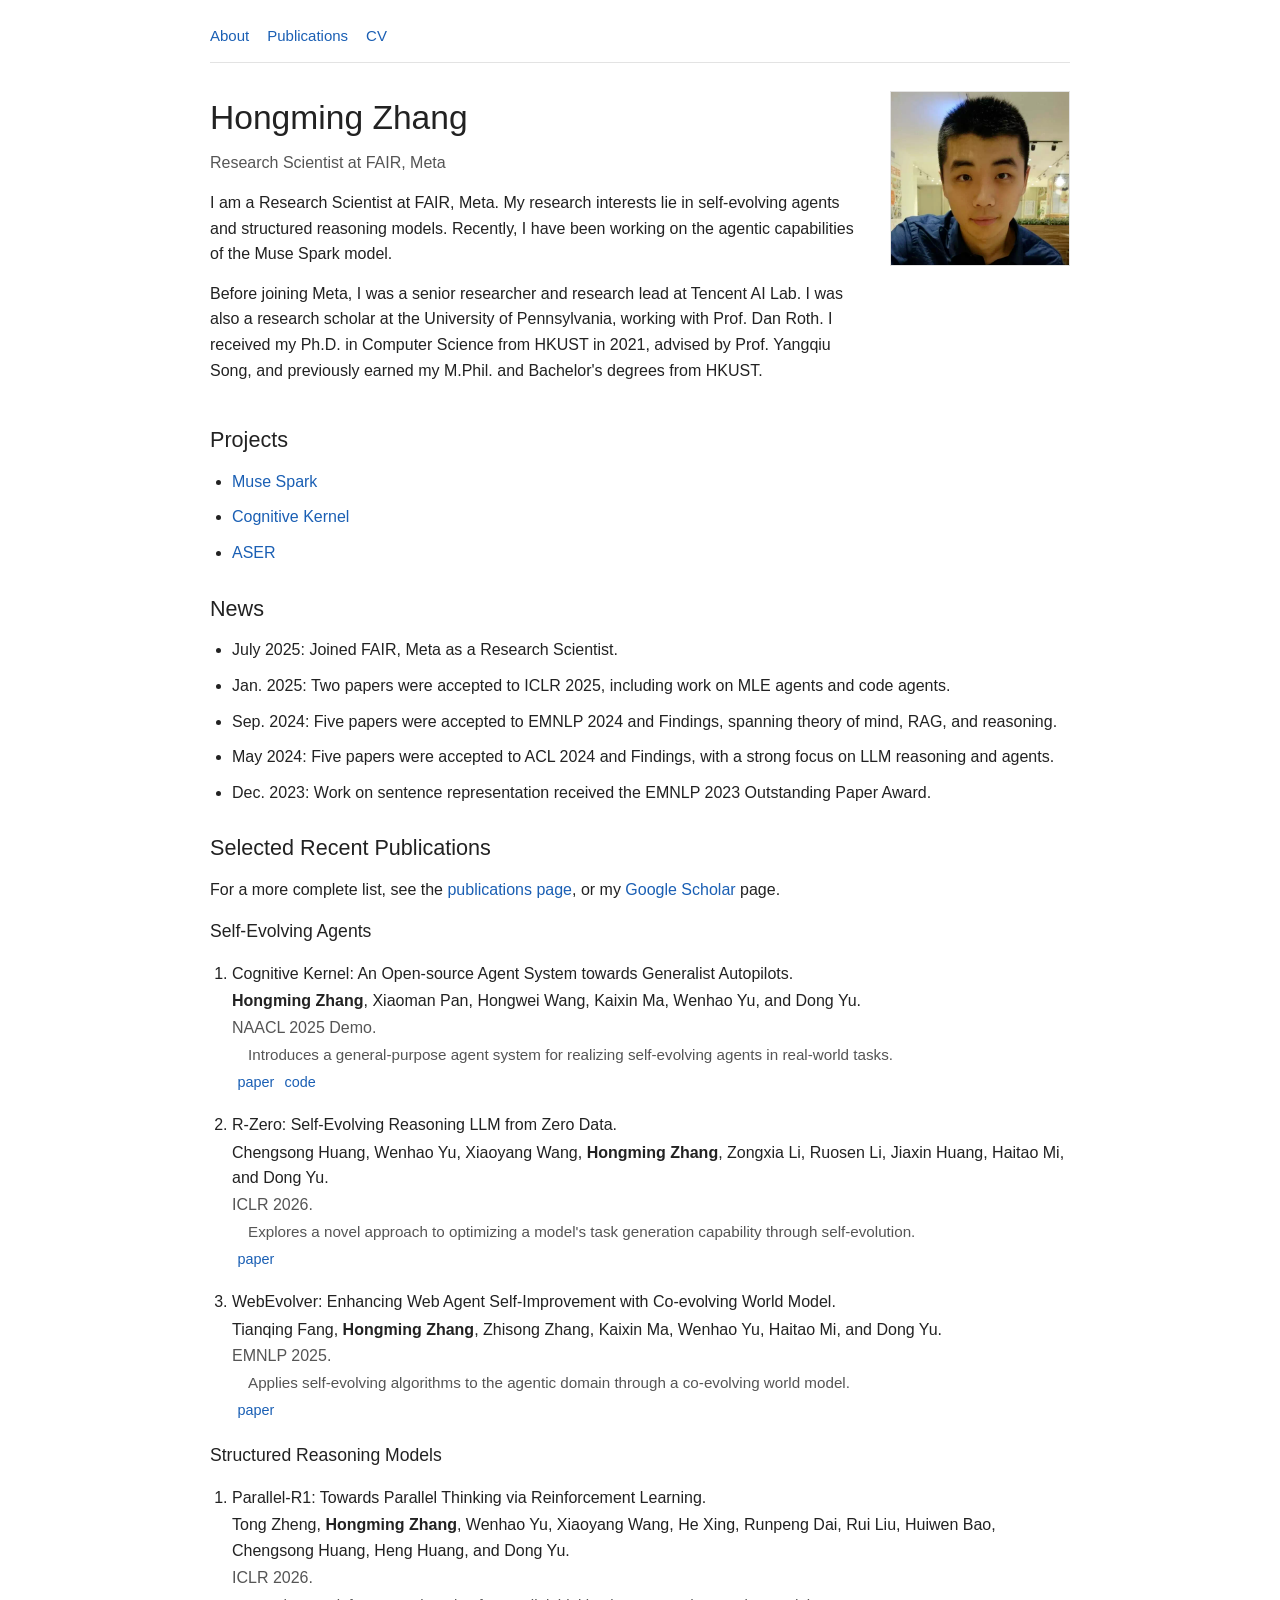
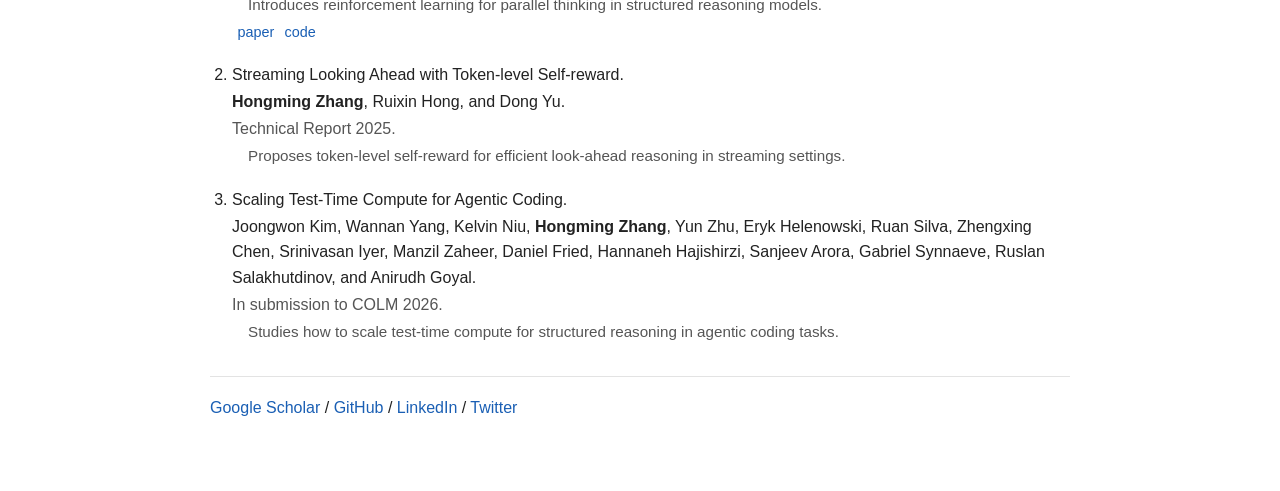
<file: index.html>
<!DOCTYPE html>
<html lang="en">
  <head>
    <meta charset="UTF-8" />
    <meta name="viewport" content="width=device-width, initial-scale=1.0" />
    <title>Hongming Zhang</title>
    <meta
      name="description"
      content="Hongming Zhang is a Research Scientist at FAIR, Meta, working on agentic capability for the Muse Spark model."
    />
    <link rel="stylesheet" href="./styles.css" />
  </head>
  <body>
    <main class="page">
      <nav class="top-nav" aria-label="Primary">
        <a href="#about">About</a>
        <a href="./publications.html">Publications</a>
        <a href="./cv/resume.pdf">CV</a>
      </nav>

      <section id="about" class="section intro-simple">
        <div class="intro-with-photo">
          <div>
              <h1>Hongming Zhang</h1>
              <p class="subtitle">Research Scientist at FAIR, Meta</p>
              <p>
              I am a Research Scientist at FAIR, Meta. My research interests lie in self-evolving agents and structured reasoning models. Recently, I have been working on the agentic capabilities of the Muse Spark model.
              </p>
            <p>
              Before joining Meta, I was a senior researcher and research lead at Tencent AI Lab. I was
              also a research scholar at the University of Pennsylvania, working with Prof. Dan Roth. I
              received my Ph.D. in Computer Science from HKUST in 2021, advised by Prof. Yangqiu Song,
              and previously earned my M.Phil. and Bachelor's degrees from HKUST.
            </p>
          </div>
          <aside class="portrait-simple">
            <img src="./my_photo.png" alt="Hongming Zhang" />
          </aside>
        </div>
      </section>

      <section class="section">
        <h2>Projects</h2>
        <ul>
          <li><a href="https://ai.meta.com/blog/introducing-muse-spark-msl/">Muse Spark</a></li>
          <li><a href="https://github.com/tencent/CogKernel">Cognitive Kernel</a></li>
          <li><a href="https://github.com/HKUST-KnowComp/ASER">ASER</a></li>
        </ul>
      </section>

      <section class="section">
        <h2>News</h2>
        <ul>
          <li>July 2025: Joined FAIR, Meta as a Research Scientist.</li>
          <li>Jan. 2025: Two papers were accepted to ICLR 2025, including work on MLE agents and code agents.</li>
          <li>Sep. 2024: Five papers were accepted to EMNLP 2024 and Findings, spanning theory of mind, RAG, and reasoning.</li>
          <li>May 2024: Five papers were accepted to ACL 2024 and Findings, with a strong focus on LLM reasoning and agents.</li>
          <li>Dec. 2023: Work on sentence representation received the EMNLP 2023 Outstanding Paper Award.</li>
        </ul>
      </section>

      <section class="section">
        <h2>Selected Recent Publications</h2>
        <p>
          For a more complete list, see the <a href="./publications.html">publications page</a>,
          or my <a href="https://scholar.google.com/citations?hl=en&amp;user=i5ETuuQAAAAJ">Google Scholar</a> page.
        </p>
        <h3>Self-Evolving Agents</h3>
        <ol class="publication-list">
          <li>
            <span class="pub-title">Cognitive Kernel: An Open-source Agent System towards Generalist Autopilots.</span>
            <span class="pub-authors"><strong>Hongming Zhang</strong>, Xiaoman Pan, Hongwei Wang, Kaixin Ma, Wenhao Yu, and Dong Yu.</span>
            <span class="pub-meta">NAACL 2025 Demo.</span>
            <span class="pub-note">Introduces a general-purpose agent system for realizing self-evolving agents in real-world tasks.</span>
            <a href="https://aclanthology.org/2025.naacl-demo.29/">paper</a>
            <a href="https://github.com/tencent/CogKernel">code</a>
          </li>
          <li>
            <span class="pub-title">R-Zero: Self-Evolving Reasoning LLM from Zero Data.</span>
            <span class="pub-authors">Chengsong Huang, Wenhao Yu, Xiaoyang Wang, <strong>Hongming Zhang</strong>, Zongxia Li, Ruosen Li, Jiaxin Huang, Haitao Mi, and Dong Yu.</span>
            <span class="pub-meta">ICLR 2026.</span>
            <span class="pub-note">Explores a novel approach to optimizing a model's task generation capability through self-evolution.</span>
            <a href="https://openreview.net/forum?id=96apU6YzSO">paper</a>
          </li>
          <li>
            <span class="pub-title">WebEvolver: Enhancing Web Agent Self-Improvement with Co-evolving World Model.</span>
            <span class="pub-authors">Tianqing Fang, <strong>Hongming Zhang</strong>, Zhisong Zhang, Kaixin Ma, Wenhao Yu, Haitao Mi, and Dong Yu.</span>
            <span class="pub-meta">EMNLP 2025.</span>
            <span class="pub-note">Applies self-evolving algorithms to the agentic domain through a co-evolving world model.</span>
            <a href="https://aclanthology.org/2025.emnlp-main.454/">paper</a>
          </li>
        </ol>
        <h3>Structured Reasoning Models</h3>
        <ol class="publication-list">
          <li>
            <span class="pub-title">Parallel-R1: Towards Parallel Thinking via Reinforcement Learning.</span>
            <span class="pub-authors">Tong Zheng, <strong>Hongming Zhang</strong>, Wenhao Yu, Xiaoyang Wang, He Xing, Runpeng Dai, Rui Liu, Huiwen Bao, Chengsong Huang, Heng Huang, and Dong Yu.</span>
            <span class="pub-meta">ICLR 2026.</span>
            <span class="pub-note">Introduces reinforcement learning for parallel thinking in structured reasoning models.</span>
            <a href="https://openreview.net/forum?id=wOmjeBN6hP">paper</a>
            <a href="https://github.com/zhengkid/Parallel-R1">code</a>
          </li>
          <li>
            <span class="pub-title">Streaming Looking Ahead with Token-level Self-reward.</span>
            <span class="pub-authors"><strong>Hongming Zhang</strong>, Ruixin Hong, and Dong Yu.</span>
            <span class="pub-meta">Technical Report 2025.</span>
            <span class="pub-note">Proposes token-level self-reward for efficient look-ahead reasoning in streaming settings.</span>
          </li>
          <li>
            <span class="pub-title">Scaling Test-Time Compute for Agentic Coding.</span>
            <span class="pub-authors">Joongwon Kim, Wannan Yang, Kelvin Niu, <strong>Hongming Zhang</strong>, Yun Zhu, Eryk Helenowski, Ruan Silva, Zhengxing Chen, Srinivasan Iyer, Manzil Zaheer, Daniel Fried, Hannaneh Hajishirzi, Sanjeev Arora, Gabriel Synnaeve, Ruslan Salakhutdinov, and Anirudh Goyal.</span>
            <span class="pub-meta">In submission to COLM 2026.</span>
            <span class="pub-note">Studies how to scale test-time compute for structured reasoning in agentic coding tasks.</span>
          </li>
        </ol>
      </section>

      <section class="section footer-links">
        <p>
          <a href="https://scholar.google.com/citations?hl=en&amp;user=i5ETuuQAAAAJ">Google Scholar</a>
          /
          <a href="https://github.com/panda0881">GitHub</a>
          /
          <a href="https://www.linkedin.com/in/hongming-zhang-54b8985a">LinkedIn</a>
          /
          <a href="https://x.com/hongming110">Twitter</a>
        </p>
      </section>
    </main>
  </body>
</html>
</file>
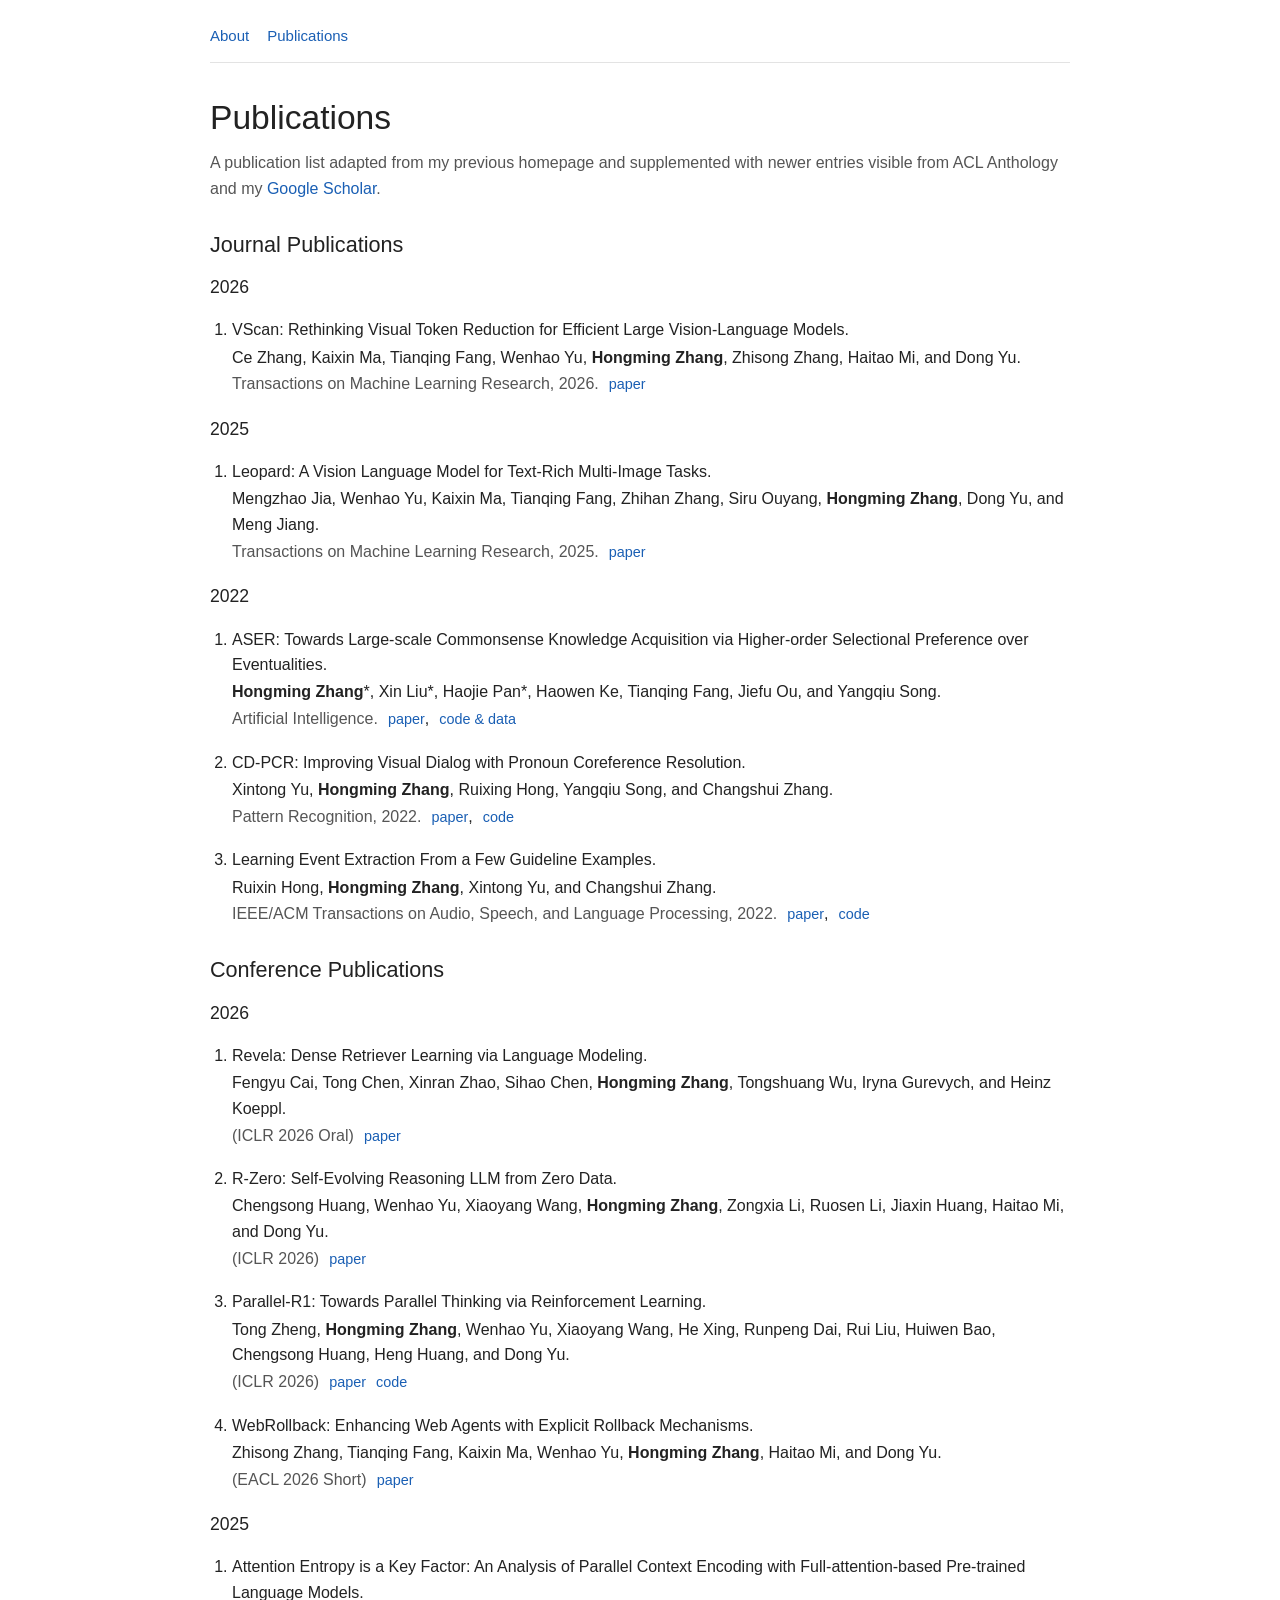
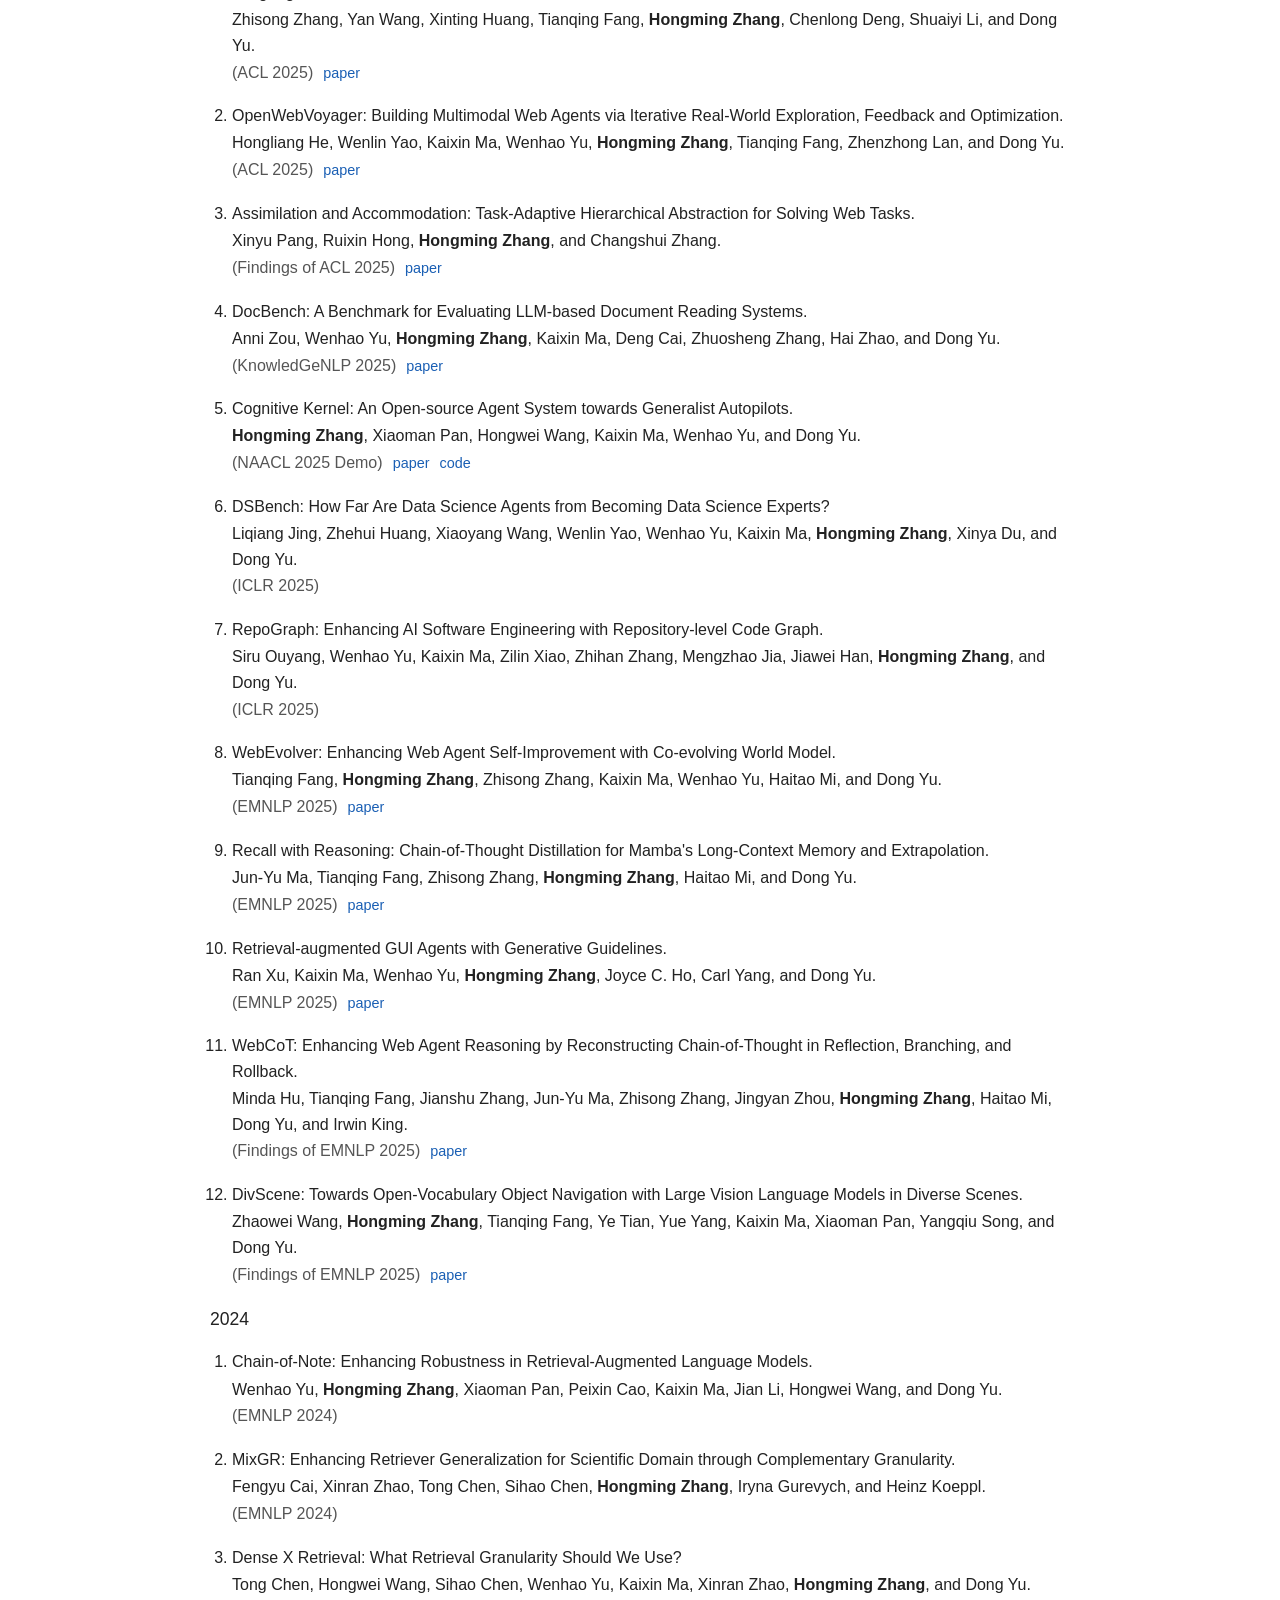
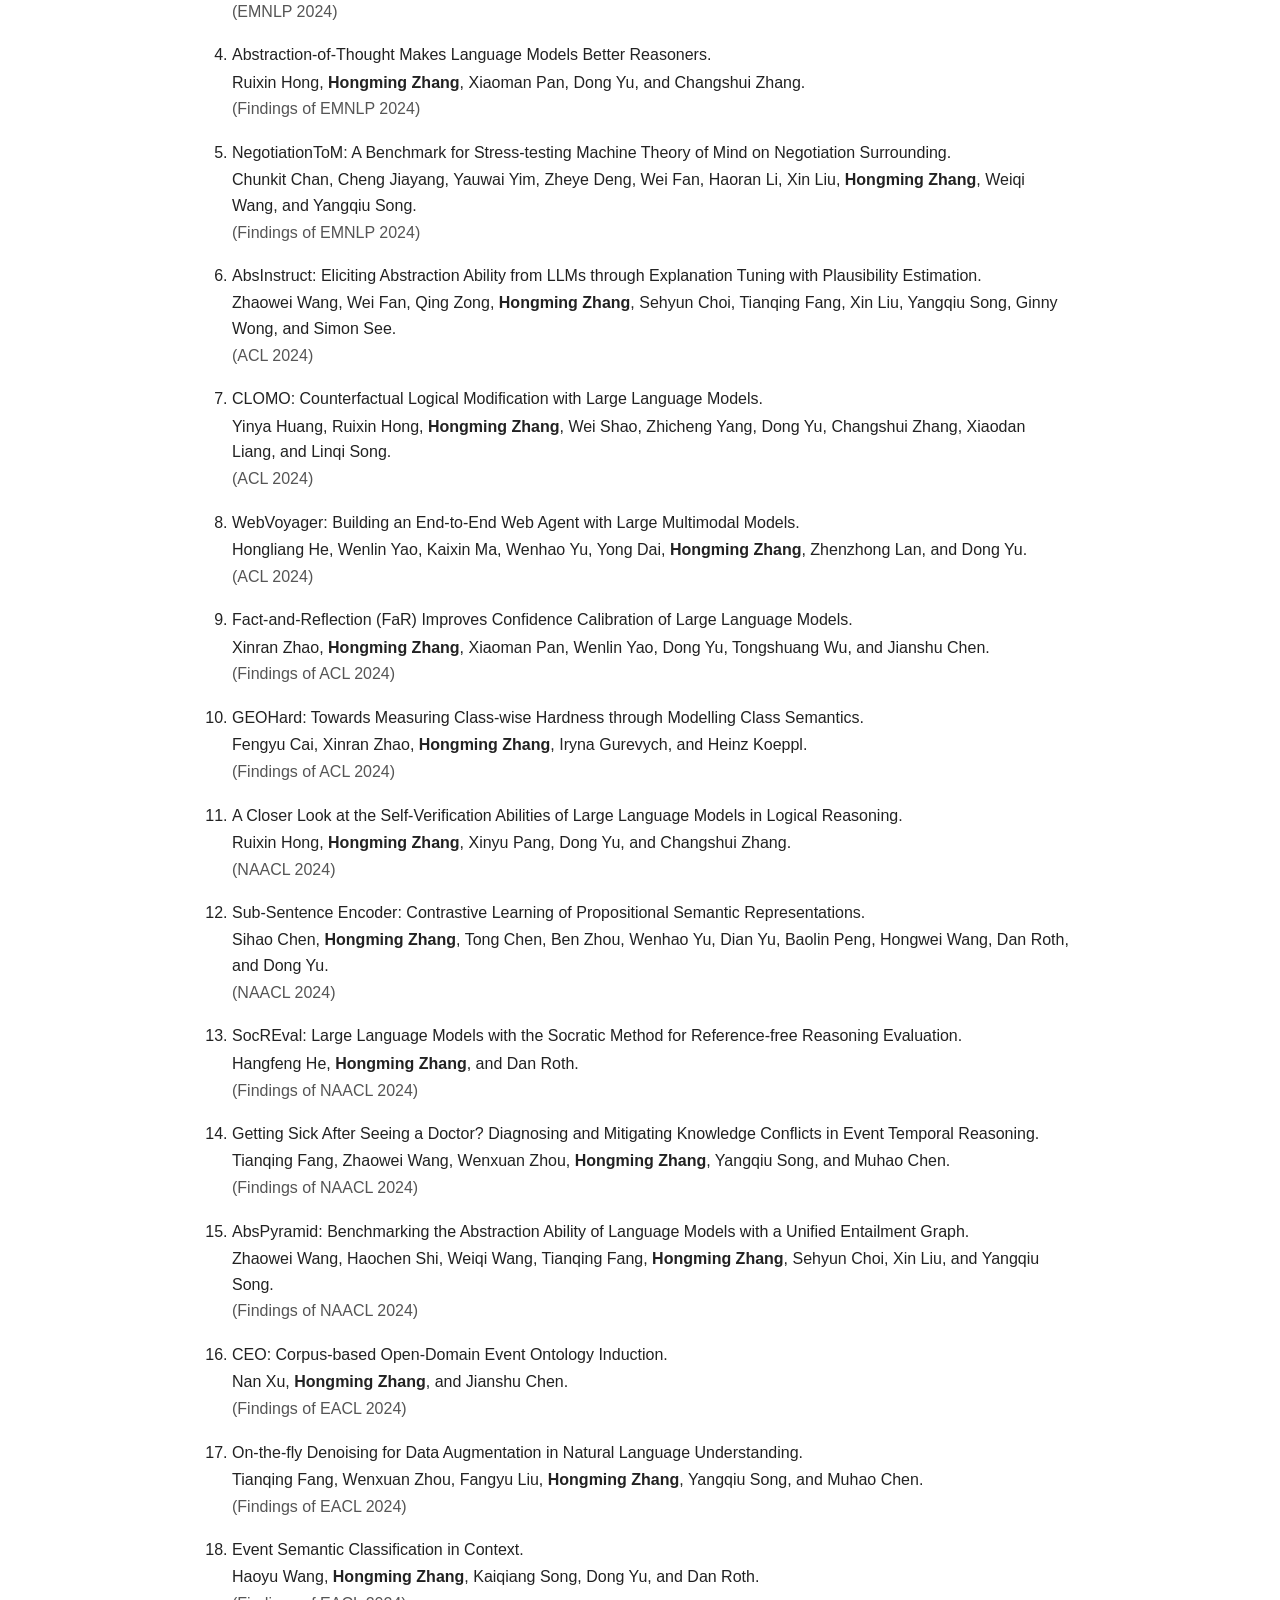
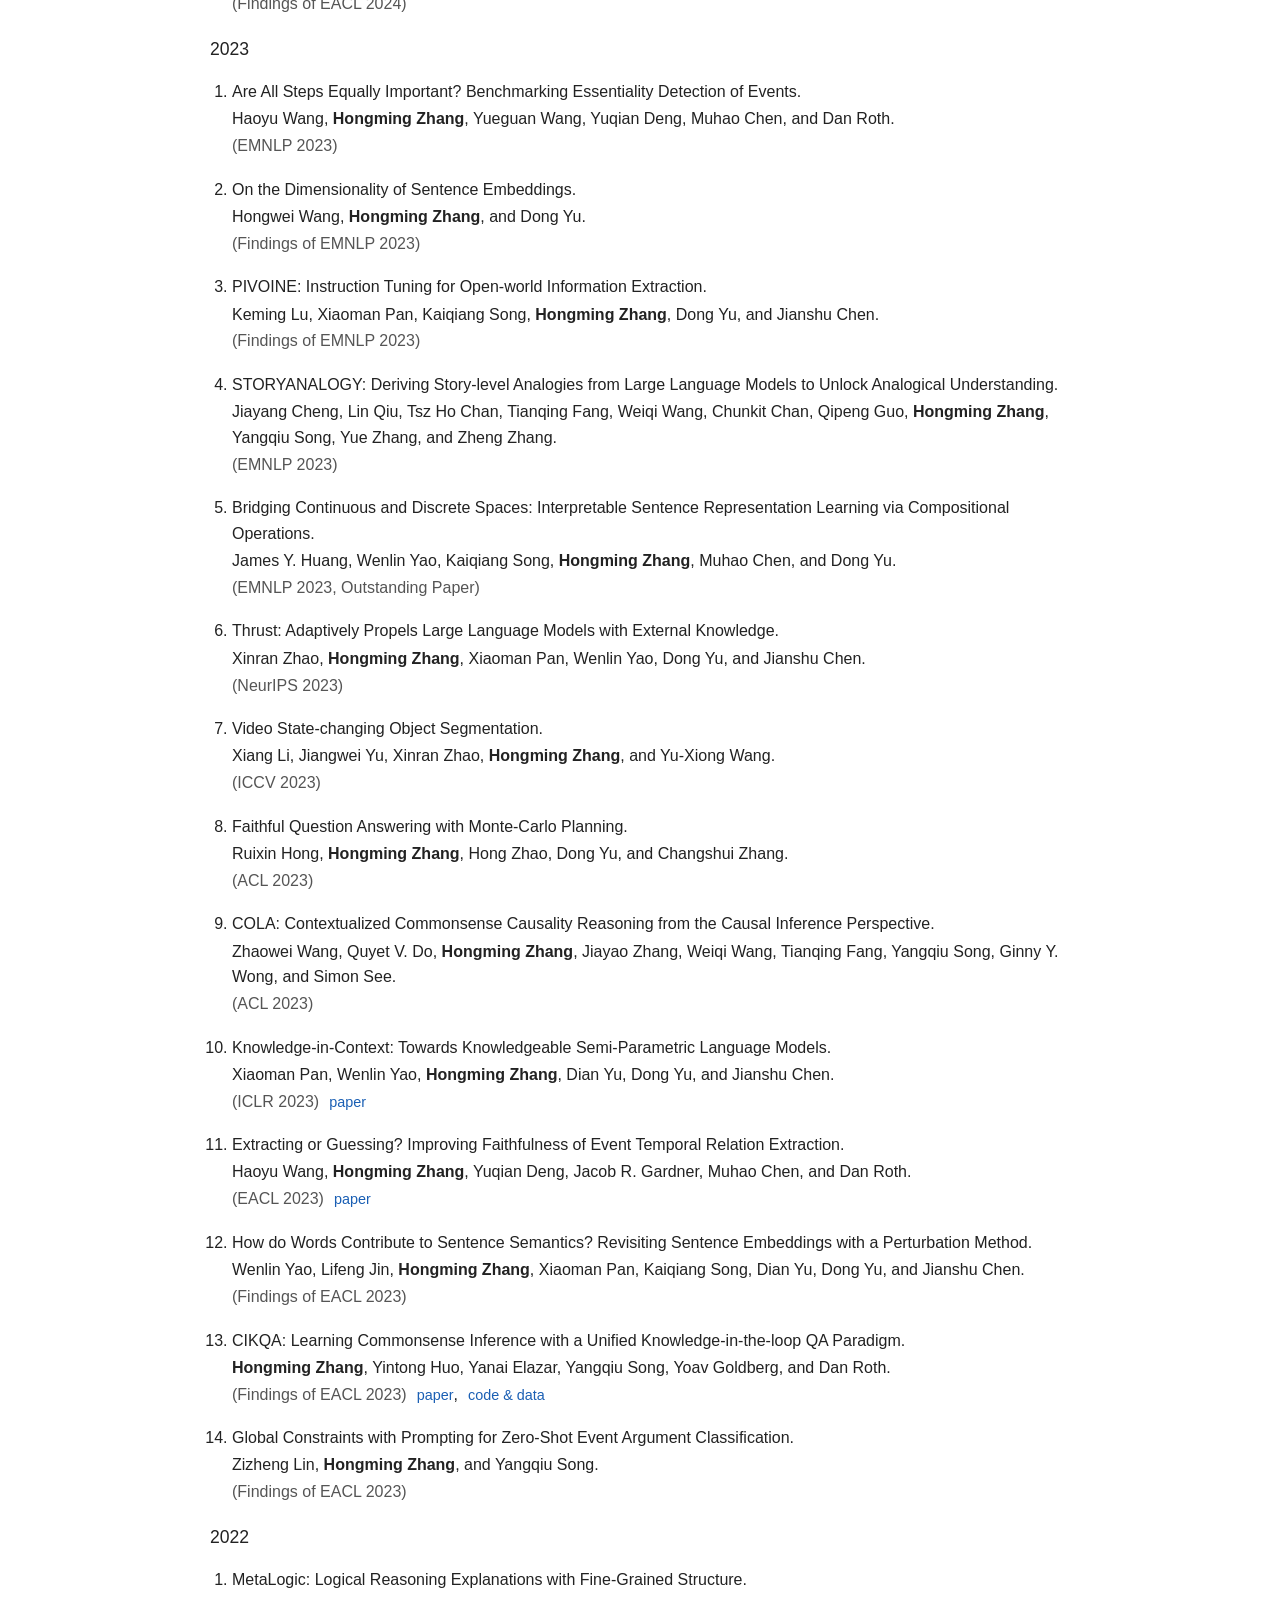
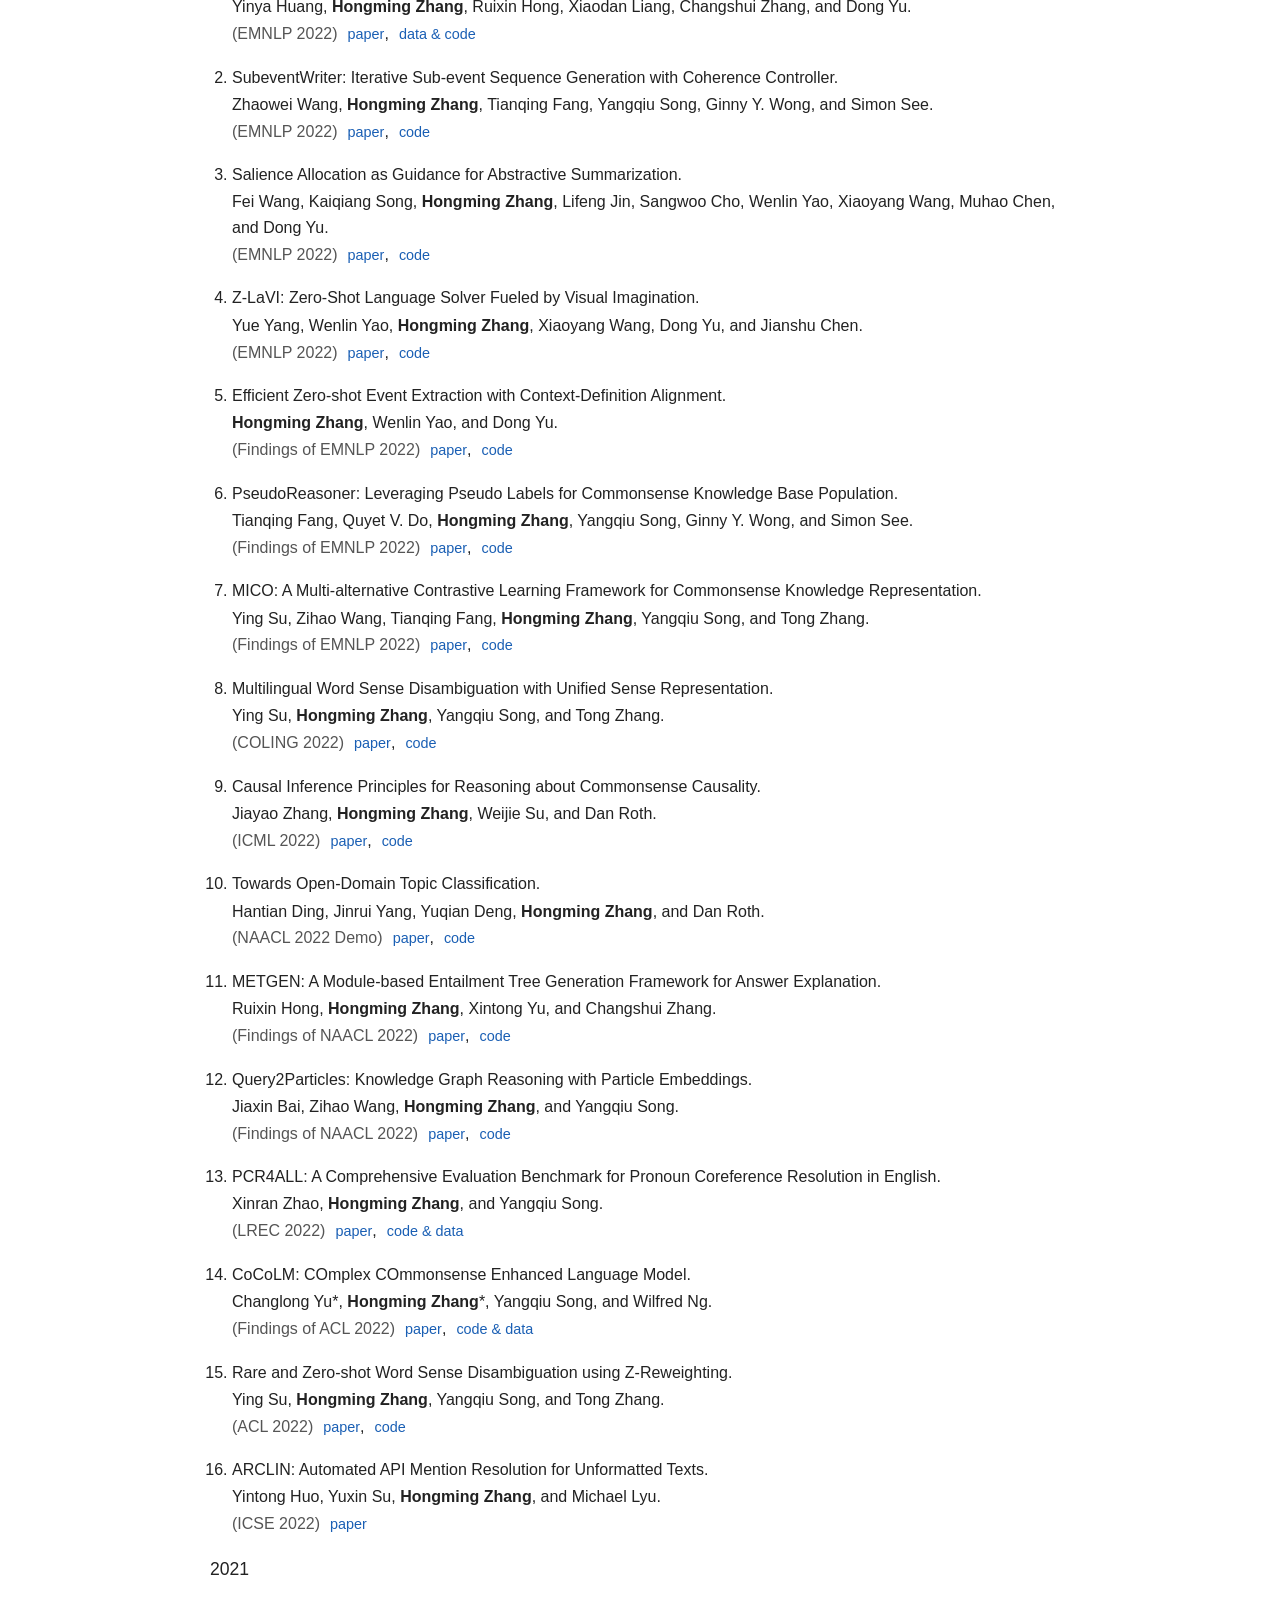
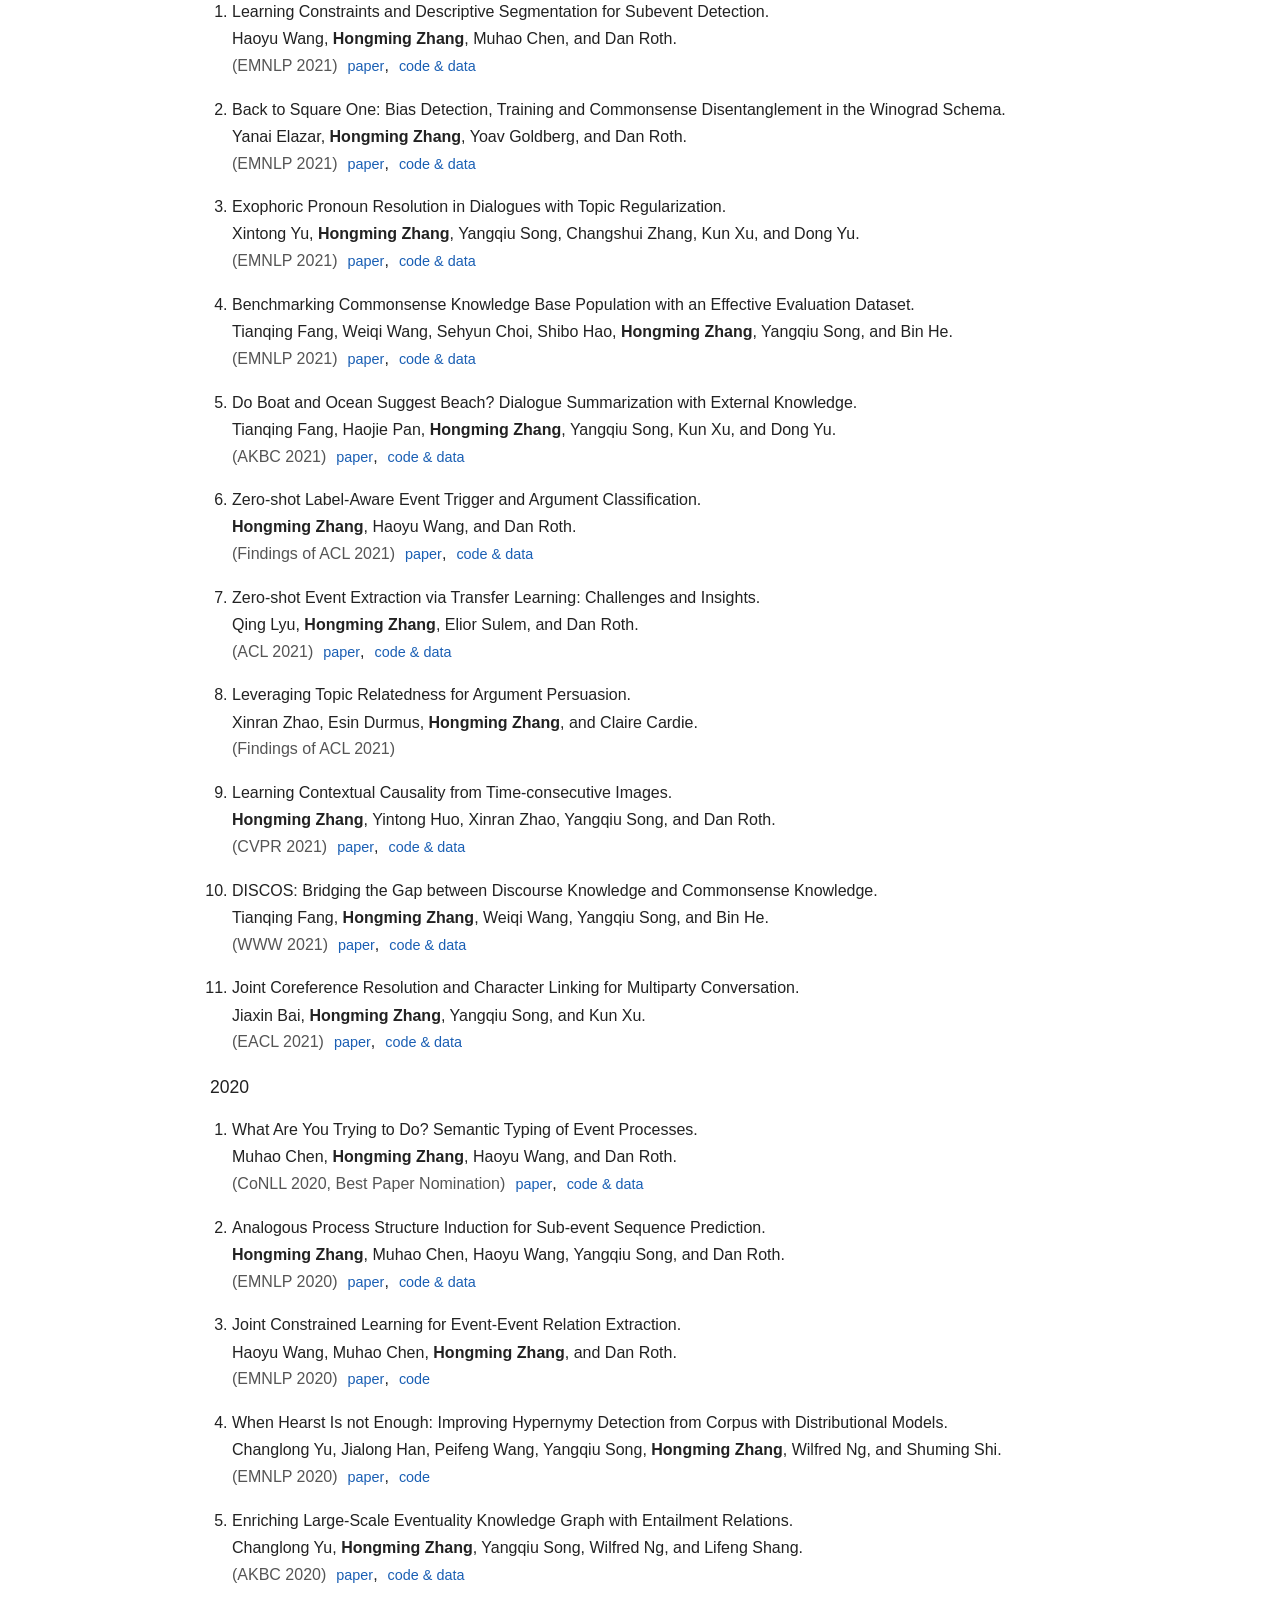
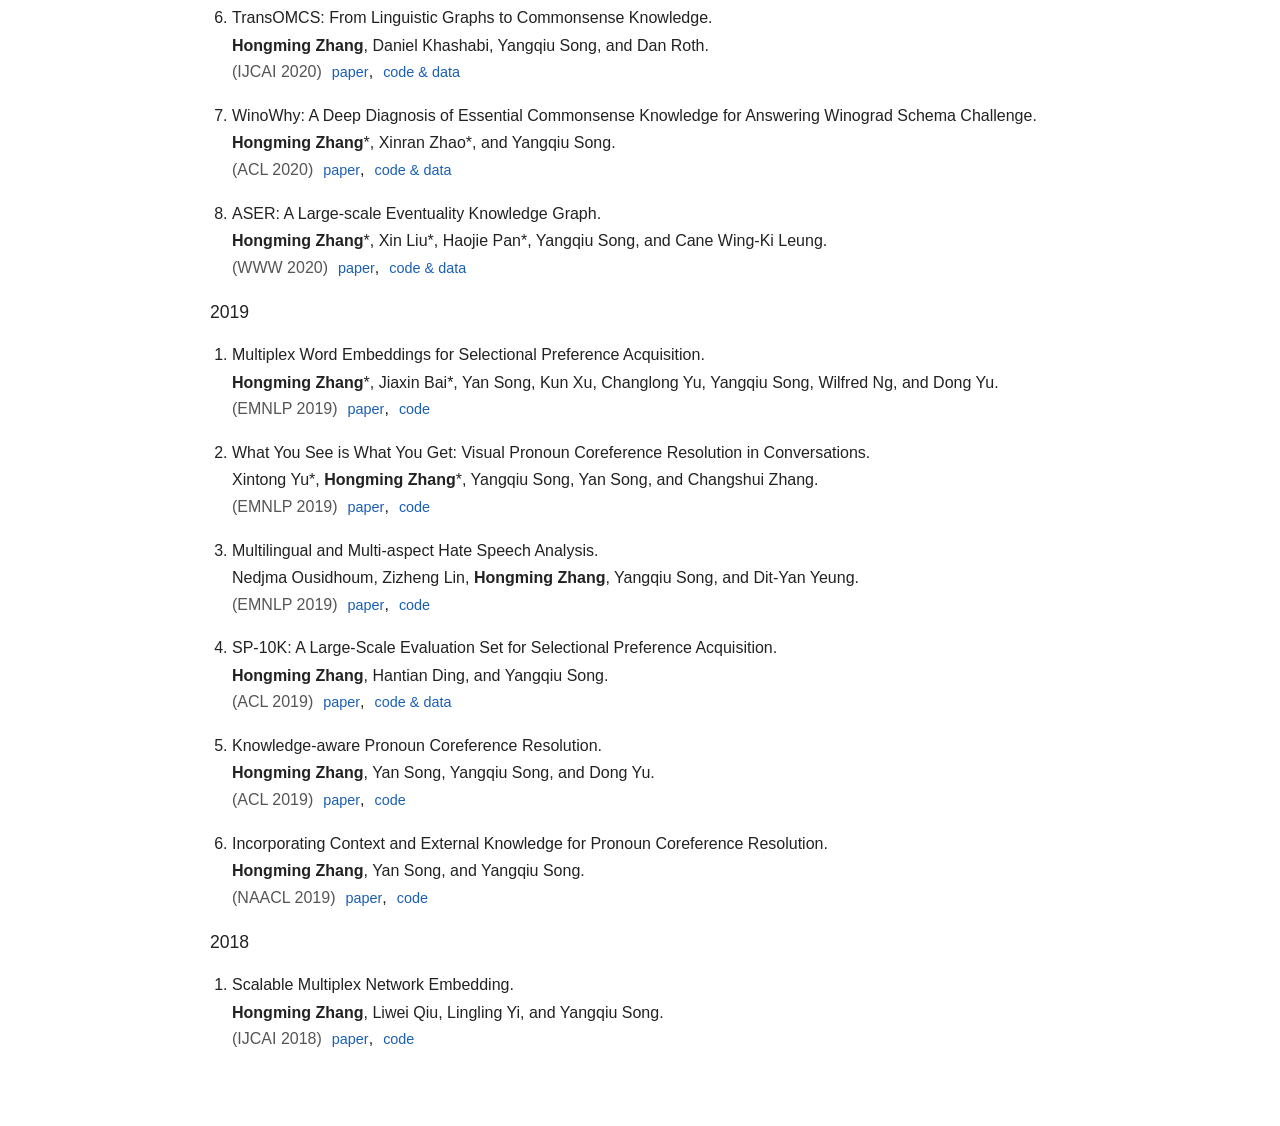
<file: publications.html>
<!DOCTYPE html>
<html lang="en">
  <head>
    <meta charset="UTF-8" />
    <meta name="viewport" content="width=device-width, initial-scale=1.0" />
    <title>Publications | Hongming Zhang</title>
    <meta
      name="description"
      content="Publications by Hongming Zhang across LLM agents, reasoning, retrieval, commonsense knowledge, and information extraction."
    />
    <link rel="stylesheet" href="./styles.css" />
  </head>
  <body>
    <main class="page">
      <nav class="top-nav" aria-label="Primary">
        <a href="./index.html">About</a>
        <a href="./publications.html">Publications</a>
      </nav>

      <section class="section">
        <h1>Publications</h1>
        <p class="subtitle">
          A publication list adapted from my previous homepage and supplemented with newer entries
          visible from ACL Anthology and my
          <a href="https://scholar.google.com/citations?user=i5ETuuQAAAAJ&amp;hl=en">Google Scholar</a>.
        </p>
      </section>

      <section class="section">
        <h2>Journal Publications</h2>

        <h3>2026</h3>
        <ol class="publication-list">
          <li><span class="pub-title">VScan: Rethinking Visual Token Reduction for Efficient Large Vision-Language Models.</span><span class="pub-authors">Ce Zhang, Kaixin Ma, Tianqing Fang, Wenhao Yu, <strong>Hongming Zhang</strong>, Zhisong Zhang, Haitao Mi, and Dong Yu.</span>
            <span class="pub-meta">Transactions on Machine Learning Research, 2026.</span>
            <a href="https://openreview.net/forum?id=KZYhyilFnt">paper</a>
          </li>
        </ol>

        <h3>2025</h3>
        <ol class="publication-list">
          <li><span class="pub-title">Leopard: A Vision Language Model for Text-Rich Multi-Image Tasks.</span><span class="pub-authors">Mengzhao Jia, Wenhao Yu, Kaixin Ma, Tianqing Fang, Zhihan Zhang, Siru Ouyang, <strong>Hongming Zhang</strong>, Dong Yu, and Meng Jiang.</span>
            <span class="pub-meta">Transactions on Machine Learning Research, 2025.</span>
            <a href="https://openreview.net/forum?id=R2rasAEPVi">paper</a>
          </li>
        </ol>

        <h3>2022</h3>
        <ol class="publication-list">
          <li><span class="pub-title">ASER: Towards Large-scale Commonsense Knowledge Acquisition via Higher-order Selectional Preference over Eventualities.</span><span class="pub-authors"><strong>Hongming Zhang</strong>*, Xin Liu*, Haojie Pan*, Haowen Ke, Tianqing Fang, Jiefu Ou, and Yangqiu Song.</span>
            <span class="pub-meta">Artificial Intelligence.</span>
            <a href="https://arxiv.org">paper</a>,
            <a href="https://github.com/HKUST-KnowComp/ASER">code &amp; data</a>
          </li>
          <li><span class="pub-title">CD-PCR: Improving Visual Dialog with Pronoun Coreference Resolution.</span><span class="pub-authors">Xintong Yu, <strong>Hongming Zhang</strong>, Ruixing Hong, Yangqiu Song, and Changshui Zhang.</span>
            <span class="pub-meta">Pattern Recognition, 2022.</span>
            <a href="https://arxiv.org">paper</a>,
            <a href="https://github.com">code</a>
          </li>
          <li><span class="pub-title">Learning Event Extraction From a Few Guideline Examples.</span><span class="pub-authors">Ruixin Hong, <strong>Hongming Zhang</strong>, Xintong Yu, and Changshui Zhang.</span>
            <span class="pub-meta">IEEE/ACM Transactions on Audio, Speech, and Language Processing, 2022.</span>
            <a href="https://ieeexplore.ieee.org">paper</a>,
            <a href="https://github.com">code</a>
          </li>
        </ol>
      </section>

      <section class="section">
        <h2>Conference Publications</h2>

        <h3>2026</h3>
        <ol class="publication-list">
          <li><span class="pub-title">Revela: Dense Retriever Learning via Language Modeling.</span><span class="pub-authors">Fengyu Cai, Tong Chen, Xinran Zhao, Sihao Chen, <strong>Hongming Zhang</strong>, Tongshuang Wu, Iryna Gurevych, and Heinz Koeppl.</span>
            <span class="pub-meta">(ICLR 2026 Oral)</span>
            <a href="https://openreview.net/forum?id=e7pAjJZJWb">paper</a>
          </li>
          <li><span class="pub-title">R-Zero: Self-Evolving Reasoning LLM from Zero Data.</span><span class="pub-authors">Chengsong Huang, Wenhao Yu, Xiaoyang Wang, <strong>Hongming Zhang</strong>, Zongxia Li, Ruosen Li, Jiaxin Huang, Haitao Mi, and Dong Yu.</span>
            <span class="pub-meta">(ICLR 2026)</span>
            <a href="https://openreview.net/forum?id=96apU6YzSO">paper</a>
          </li>
          <li><span class="pub-title">Parallel-R1: Towards Parallel Thinking via Reinforcement Learning.</span><span class="pub-authors">Tong Zheng, <strong>Hongming Zhang</strong>, Wenhao Yu, Xiaoyang Wang, He Xing, Runpeng Dai, Rui Liu, Huiwen Bao, Chengsong Huang, Heng Huang, and Dong Yu.</span>
            <span class="pub-meta">(ICLR 2026)</span>
            <a href="https://openreview.net/forum?id=wOmjeBN6hP">paper</a>
            <a href="https://github.com/zhengkid/Parallel-R1">code</a>
          </li>
          <li><span class="pub-title">WebRollback: Enhancing Web Agents with Explicit Rollback Mechanisms.</span><span class="pub-authors">Zhisong Zhang, Tianqing Fang, Kaixin Ma, Wenhao Yu, <strong>Hongming Zhang</strong>, Haitao Mi, and Dong Yu.</span>
            <span class="pub-meta">(EACL 2026 Short)</span>
            <a href="https://aclanthology.org/2026.eacl-short.12/">paper</a>
          </li>
        </ol>

        <h3>2025</h3>
        <ol class="publication-list">
          <li><span class="pub-title">Attention Entropy is a Key Factor: An Analysis of Parallel Context Encoding with Full-attention-based Pre-trained Language Models.</span><span class="pub-authors">Zhisong Zhang, Yan Wang, Xinting Huang, Tianqing Fang, <strong>Hongming Zhang</strong>, Chenlong Deng, Shuaiyi Li, and Dong Yu.</span>
            <span class="pub-meta">(ACL 2025)</span>
            <a href="https://aclanthology.org/2025.acl-long.485/">paper</a>
          </li>
          <li><span class="pub-title">OpenWebVoyager: Building Multimodal Web Agents via Iterative Real-World Exploration, Feedback and Optimization.</span><span class="pub-authors">Hongliang He, Wenlin Yao, Kaixin Ma, Wenhao Yu, <strong>Hongming Zhang</strong>, Tianqing Fang, Zhenzhong Lan, and Dong Yu.</span>
            <span class="pub-meta">(ACL 2025)</span>
            <a href="https://aclanthology.org/2025.acl-long.1336/">paper</a>
          </li>
          <li><span class="pub-title">Assimilation and Accommodation: Task-Adaptive Hierarchical Abstraction for Solving Web Tasks.</span><span class="pub-authors">Xinyu Pang, Ruixin Hong, <strong>Hongming Zhang</strong>, and Changshui Zhang.</span>
            <span class="pub-meta">(Findings of ACL 2025)</span>
            <a href="https://aclanthology.org/2025.findings-acl.720/">paper</a>
          </li>
          <li><span class="pub-title">DocBench: A Benchmark for Evaluating LLM-based Document Reading Systems.</span><span class="pub-authors">Anni Zou, Wenhao Yu, <strong>Hongming Zhang</strong>, Kaixin Ma, Deng Cai, Zhuosheng Zhang, Hai Zhao, and Dong Yu.</span>
            <span class="pub-meta">(KnowledGeNLP 2025)</span>
            <a href="https://aclanthology.org/2025.knowledgenlp-1.29/">paper</a>
          </li>
          <li><span class="pub-title">Cognitive Kernel: An Open-source Agent System towards Generalist Autopilots.</span><span class="pub-authors"><strong>Hongming Zhang</strong>, Xiaoman Pan, Hongwei Wang, Kaixin Ma, Wenhao Yu, and Dong Yu.</span>
            <span class="pub-meta">(NAACL 2025 Demo)</span>
            <a href="https://aclanthology.org/2025.naacl-demo.29/">paper</a>
            <a href="https://github.com/tencent/CogKernel">code</a>
          </li>
          <li><span class="pub-title">DSBench: How Far Are Data Science Agents from Becoming Data Science Experts?</span><span class="pub-authors">Liqiang Jing, Zhehui Huang, Xiaoyang Wang, Wenlin Yao, Wenhao Yu, Kaixin Ma, <strong>Hongming Zhang</strong>, Xinya Du, and Dong Yu.</span>
            <span class="pub-meta">(ICLR 2025)</span>
          </li>
          <li><span class="pub-title">RepoGraph: Enhancing AI Software Engineering with Repository-level Code Graph.</span><span class="pub-authors">Siru Ouyang, Wenhao Yu, Kaixin Ma, Zilin Xiao, Zhihan Zhang, Mengzhao Jia, Jiawei Han, <strong>Hongming Zhang</strong>, and Dong Yu.</span>
            <span class="pub-meta">(ICLR 2025)</span>
          </li>
          <li><span class="pub-title">WebEvolver: Enhancing Web Agent Self-Improvement with Co-evolving World Model.</span><span class="pub-authors">Tianqing Fang, <strong>Hongming Zhang</strong>, Zhisong Zhang, Kaixin Ma, Wenhao Yu, Haitao Mi, and Dong Yu.</span>
            <span class="pub-meta">(EMNLP 2025)</span>
            <a href="https://aclanthology.org/2025.emnlp-main.454/">paper</a>
          </li>
          <li><span class="pub-title">Recall with Reasoning: Chain-of-Thought Distillation for Mamba's Long-Context Memory and Extrapolation.</span><span class="pub-authors">Jun-Yu Ma, Tianqing Fang, Zhisong Zhang, <strong>Hongming Zhang</strong>, Haitao Mi, and Dong Yu.</span>
            <span class="pub-meta">(EMNLP 2025)</span>
            <a href="https://aclanthology.org/2025.emnlp-main.235/">paper</a>
          </li>
          <li><span class="pub-title">Retrieval-augmented GUI Agents with Generative Guidelines.</span><span class="pub-authors">Ran Xu, Kaixin Ma, Wenhao Yu, <strong>Hongming Zhang</strong>, Joyce C. Ho, Carl Yang, and Dong Yu.</span>
            <span class="pub-meta">(EMNLP 2025)</span>
            <a href="https://aclanthology.org/2025.emnlp-main.902/">paper</a>
          </li>
          <li><span class="pub-title">WebCoT: Enhancing Web Agent Reasoning by Reconstructing Chain-of-Thought in Reflection, Branching, and Rollback.</span><span class="pub-authors">Minda Hu, Tianqing Fang, Jianshu Zhang, Jun-Yu Ma, Zhisong Zhang, Jingyan Zhou, <strong>Hongming Zhang</strong>, Haitao Mi, Dong Yu, and Irwin King.</span>
            <span class="pub-meta">(Findings of EMNLP 2025)</span>
            <a href="https://aclanthology.org/2025.findings-emnlp.276/">paper</a>
          </li>
          <li><span class="pub-title">DivScene: Towards Open-Vocabulary Object Navigation with Large Vision Language Models in Diverse Scenes.</span><span class="pub-authors">Zhaowei Wang, <strong>Hongming Zhang</strong>, Tianqing Fang, Ye Tian, Yue Yang, Kaixin Ma, Xiaoman Pan, Yangqiu Song, and Dong Yu.</span>
            <span class="pub-meta">(Findings of EMNLP 2025)</span>
            <a href="https://aclanthology.org/2025.findings-emnlp.513/">paper</a>
          </li>
        </ol>

        <h3>2024</h3>
        <ol class="publication-list">
          <li><span class="pub-title">Chain-of-Note: Enhancing Robustness in Retrieval-Augmented Language Models.</span><span class="pub-authors">Wenhao Yu, <strong>Hongming Zhang</strong>, Xiaoman Pan, Peixin Cao, Kaixin Ma, Jian Li, Hongwei Wang, and Dong Yu.</span>
            <span class="pub-meta">(EMNLP 2024)</span>
          </li>
          <li><span class="pub-title">MixGR: Enhancing Retriever Generalization for Scientific Domain through Complementary Granularity.</span><span class="pub-authors">Fengyu Cai, Xinran Zhao, Tong Chen, Sihao Chen, <strong>Hongming Zhang</strong>, Iryna Gurevych, and Heinz Koeppl.</span>
            <span class="pub-meta">(EMNLP 2024)</span>
          </li>
          <li><span class="pub-title">Dense X Retrieval: What Retrieval Granularity Should We Use?</span><span class="pub-authors">Tong Chen, Hongwei Wang, Sihao Chen, Wenhao Yu, Kaixin Ma, Xinran Zhao, <strong>Hongming Zhang</strong>, and Dong Yu.</span>
            <span class="pub-meta">(EMNLP 2024)</span>
          </li>
          <li><span class="pub-title">Abstraction-of-Thought Makes Language Models Better Reasoners.</span><span class="pub-authors">Ruixin Hong, <strong>Hongming Zhang</strong>, Xiaoman Pan, Dong Yu, and Changshui Zhang.</span>
            <span class="pub-meta">(Findings of EMNLP 2024)</span>
          </li>
          <li><span class="pub-title">NegotiationToM: A Benchmark for Stress-testing Machine Theory of Mind on Negotiation Surrounding.</span><span class="pub-authors">Chunkit Chan, Cheng Jiayang, Yauwai Yim, Zheye Deng, Wei Fan, Haoran Li, Xin Liu, <strong>Hongming Zhang</strong>, Weiqi Wang, and Yangqiu Song.</span>
            <span class="pub-meta">(Findings of EMNLP 2024)</span>
          </li>
          <li><span class="pub-title">AbsInstruct: Eliciting Abstraction Ability from LLMs through Explanation Tuning with Plausibility Estimation.</span><span class="pub-authors">Zhaowei Wang, Wei Fan, Qing Zong, <strong>Hongming Zhang</strong>, Sehyun Choi, Tianqing Fang, Xin Liu, Yangqiu Song, Ginny Wong, and Simon See.</span>
            <span class="pub-meta">(ACL 2024)</span>
          </li>
          <li><span class="pub-title">CLOMO: Counterfactual Logical Modification with Large Language Models.</span><span class="pub-authors">Yinya Huang, Ruixin Hong, <strong>Hongming Zhang</strong>, Wei Shao, Zhicheng Yang, Dong Yu, Changshui Zhang, Xiaodan Liang, and Linqi Song.</span>
            <span class="pub-meta">(ACL 2024)</span>
          </li>
          <li><span class="pub-title">WebVoyager: Building an End-to-End Web Agent with Large Multimodal Models.</span><span class="pub-authors">Hongliang He, Wenlin Yao, Kaixin Ma, Wenhao Yu, Yong Dai, <strong>Hongming Zhang</strong>, Zhenzhong Lan, and Dong Yu.</span>
            <span class="pub-meta">(ACL 2024)</span>
          </li>
          <li><span class="pub-title">Fact-and-Reflection (FaR) Improves Confidence Calibration of Large Language Models.</span><span class="pub-authors">Xinran Zhao, <strong>Hongming Zhang</strong>, Xiaoman Pan, Wenlin Yao, Dong Yu, Tongshuang Wu, and Jianshu Chen.</span>
            <span class="pub-meta">(Findings of ACL 2024)</span>
          </li>
          <li><span class="pub-title">GEOHard: Towards Measuring Class-wise Hardness through Modelling Class Semantics.</span><span class="pub-authors">Fengyu Cai, Xinran Zhao, <strong>Hongming Zhang</strong>, Iryna Gurevych, and Heinz Koeppl.</span>
            <span class="pub-meta">(Findings of ACL 2024)</span>
          </li>
          <li><span class="pub-title">A Closer Look at the Self-Verification Abilities of Large Language Models in Logical Reasoning.</span><span class="pub-authors">Ruixin Hong, <strong>Hongming Zhang</strong>, Xinyu Pang, Dong Yu, and Changshui Zhang.</span>
            <span class="pub-meta">(NAACL 2024)</span>
          </li>
          <li><span class="pub-title">Sub-Sentence Encoder: Contrastive Learning of Propositional Semantic Representations.</span><span class="pub-authors">Sihao Chen, <strong>Hongming Zhang</strong>, Tong Chen, Ben Zhou, Wenhao Yu, Dian Yu, Baolin Peng, Hongwei Wang, Dan Roth, and Dong Yu.</span>
            <span class="pub-meta">(NAACL 2024)</span>
          </li>
          <li><span class="pub-title">SocREval: Large Language Models with the Socratic Method for Reference-free Reasoning Evaluation.</span><span class="pub-authors">Hangfeng He, <strong>Hongming Zhang</strong>, and Dan Roth.</span>
            <span class="pub-meta">(Findings of NAACL 2024)</span>
          </li>
          <li><span class="pub-title">Getting Sick After Seeing a Doctor? Diagnosing and Mitigating Knowledge Conflicts in Event Temporal Reasoning.</span><span class="pub-authors">Tianqing Fang, Zhaowei Wang, Wenxuan Zhou, <strong>Hongming Zhang</strong>, Yangqiu Song, and Muhao Chen.</span>
            <span class="pub-meta">(Findings of NAACL 2024)</span>
          </li>
          <li><span class="pub-title">AbsPyramid: Benchmarking the Abstraction Ability of Language Models with a Unified Entailment Graph.</span><span class="pub-authors">Zhaowei Wang, Haochen Shi, Weiqi Wang, Tianqing Fang, <strong>Hongming Zhang</strong>, Sehyun Choi, Xin Liu, and Yangqiu Song.</span>
            <span class="pub-meta">(Findings of NAACL 2024)</span>
          </li>
          <li><span class="pub-title">CEO: Corpus-based Open-Domain Event Ontology Induction.</span><span class="pub-authors">Nan Xu, <strong>Hongming Zhang</strong>, and Jianshu Chen.</span>
            <span class="pub-meta">(Findings of EACL 2024)</span>
          </li>
          <li><span class="pub-title">On-the-fly Denoising for Data Augmentation in Natural Language Understanding.</span><span class="pub-authors">Tianqing Fang, Wenxuan Zhou, Fangyu Liu, <strong>Hongming Zhang</strong>, Yangqiu Song, and Muhao Chen.</span>
            <span class="pub-meta">(Findings of EACL 2024)</span>
          </li>
          <li><span class="pub-title">Event Semantic Classification in Context.</span><span class="pub-authors">Haoyu Wang, <strong>Hongming Zhang</strong>, Kaiqiang Song, Dong Yu, and Dan Roth.</span>
            <span class="pub-meta">(Findings of EACL 2024)</span>
          </li>
        </ol>

        <h3>2023</h3>
        <ol class="publication-list">
          <li><span class="pub-title">Are All Steps Equally Important? Benchmarking Essentiality Detection of Events.</span><span class="pub-authors">Haoyu Wang, <strong>Hongming Zhang</strong>, Yueguan Wang, Yuqian Deng, Muhao Chen, and Dan Roth.</span> <span class="pub-meta">(EMNLP 2023)</span></li>
          <li><span class="pub-title">On the Dimensionality of Sentence Embeddings.</span><span class="pub-authors">Hongwei Wang, <strong>Hongming Zhang</strong>, and Dong Yu.</span> <span class="pub-meta">(Findings of EMNLP 2023)</span></li>
          <li><span class="pub-title">PIVOINE: Instruction Tuning for Open-world Information Extraction.</span><span class="pub-authors">Keming Lu, Xiaoman Pan, Kaiqiang Song, <strong>Hongming Zhang</strong>, Dong Yu, and Jianshu Chen.</span> <span class="pub-meta">(Findings of EMNLP 2023)</span></li>
          <li><span class="pub-title">STORYANALOGY: Deriving Story-level Analogies from Large Language Models to Unlock Analogical Understanding.</span><span class="pub-authors">Jiayang Cheng, Lin Qiu, Tsz Ho Chan, Tianqing Fang, Weiqi Wang, Chunkit Chan, Qipeng Guo, <strong>Hongming Zhang</strong>, Yangqiu Song, Yue Zhang, and Zheng Zhang.</span> <span class="pub-meta">(EMNLP 2023)</span></li>
          <li><span class="pub-title">Bridging Continuous and Discrete Spaces: Interpretable Sentence Representation Learning via Compositional Operations.</span><span class="pub-authors">James Y. Huang, Wenlin Yao, Kaiqiang Song, <strong>Hongming Zhang</strong>, Muhao Chen, and Dong Yu.</span> <span class="pub-meta">(EMNLP 2023, Outstanding Paper)</span></li>
          <li><span class="pub-title">Thrust: Adaptively Propels Large Language Models with External Knowledge.</span><span class="pub-authors">Xinran Zhao, <strong>Hongming Zhang</strong>, Xiaoman Pan, Wenlin Yao, Dong Yu, and Jianshu Chen.</span> <span class="pub-meta">(NeurIPS 2023)</span></li>
          <li><span class="pub-title">Video State-changing Object Segmentation.</span><span class="pub-authors">Xiang Li, Jiangwei Yu, Xinran Zhao, <strong>Hongming Zhang</strong>, and Yu-Xiong Wang.</span> <span class="pub-meta">(ICCV 2023)</span></li>
          <li><span class="pub-title">Faithful Question Answering with Monte-Carlo Planning.</span><span class="pub-authors">Ruixin Hong, <strong>Hongming Zhang</strong>, Hong Zhao, Dong Yu, and Changshui Zhang.</span> <span class="pub-meta">(ACL 2023)</span></li>
          <li><span class="pub-title">COLA: Contextualized Commonsense Causality Reasoning from the Causal Inference Perspective.</span><span class="pub-authors">Zhaowei Wang, Quyet V. Do, <strong>Hongming Zhang</strong>, Jiayao Zhang, Weiqi Wang, Tianqing Fang, Yangqiu Song, Ginny Y. Wong, and Simon See.</span> <span class="pub-meta">(ACL 2023)</span></li>
          <li><span class="pub-title">Knowledge-in-Context: Towards Knowledgeable Semi-Parametric Language Models.</span><span class="pub-authors">Xiaoman Pan, Wenlin Yao, <strong>Hongming Zhang</strong>, Dian Yu, Dong Yu, and Jianshu Chen.</span> <span class="pub-meta">(ICLR 2023)</span> <a href="https://arxiv.org">paper</a></li>
          <li><span class="pub-title">Extracting or Guessing? Improving Faithfulness of Event Temporal Relation Extraction.</span><span class="pub-authors">Haoyu Wang, <strong>Hongming Zhang</strong>, Yuqian Deng, Jacob R. Gardner, Muhao Chen, and Dan Roth.</span> <span class="pub-meta">(EACL 2023)</span> <a href="https://arxiv.org">paper</a></li>
          <li><span class="pub-title">How do Words Contribute to Sentence Semantics? Revisiting Sentence Embeddings with a Perturbation Method.</span><span class="pub-authors">Wenlin Yao, Lifeng Jin, <strong>Hongming Zhang</strong>, Xiaoman Pan, Kaiqiang Song, Dian Yu, Dong Yu, and Jianshu Chen.</span> <span class="pub-meta">(Findings of EACL 2023)</span></li>
          <li><span class="pub-title">CIKQA: Learning Commonsense Inference with a Unified Knowledge-in-the-loop QA Paradigm.</span><span class="pub-authors"><strong>Hongming Zhang</strong>, Yintong Huo, Yanai Elazar, Yangqiu Song, Yoav Goldberg, and Dan Roth.</span> <span class="pub-meta">(Findings of EACL 2023)</span> <a href="https://arxiv.org">paper</a>, <a href="https://github.com">code &amp; data</a></li>
          <li><span class="pub-title">Global Constraints with Prompting for Zero-Shot Event Argument Classification.</span><span class="pub-authors">Zizheng Lin, <strong>Hongming Zhang</strong>, and Yangqiu Song.</span> <span class="pub-meta">(Findings of EACL 2023)</span></li>
        </ol>

        <h3>2022</h3>
        <ol class="publication-list">
          <li><span class="pub-title">MetaLogic: Logical Reasoning Explanations with Fine-Grained Structure.</span><span class="pub-authors">Yinya Huang, <strong>Hongming Zhang</strong>, Ruixin Hong, Xiaodan Liang, Changshui Zhang, and Dong Yu.</span> <span class="pub-meta">(EMNLP 2022)</span> <a href="https://arxiv.org">paper</a>, <a href="https://github.com">data &amp; code</a></li>
          <li><span class="pub-title">SubeventWriter: Iterative Sub-event Sequence Generation with Coherence Controller.</span><span class="pub-authors">Zhaowei Wang, <strong>Hongming Zhang</strong>, Tianqing Fang, Yangqiu Song, Ginny Y. Wong, and Simon See.</span> <span class="pub-meta">(EMNLP 2022)</span> <a href="https://arxiv.org">paper</a>, <a href="https://github.com">code</a></li>
          <li><span class="pub-title">Salience Allocation as Guidance for Abstractive Summarization.</span><span class="pub-authors">Fei Wang, Kaiqiang Song, <strong>Hongming Zhang</strong>, Lifeng Jin, Sangwoo Cho, Wenlin Yao, Xiaoyang Wang, Muhao Chen, and Dong Yu.</span> <span class="pub-meta">(EMNLP 2022)</span> <a href="https://arxiv.org">paper</a>, <a href="https://github.com">code</a></li>
          <li><span class="pub-title">Z-LaVI: Zero-Shot Language Solver Fueled by Visual Imagination.</span><span class="pub-authors">Yue Yang, Wenlin Yao, <strong>Hongming Zhang</strong>, Xiaoyang Wang, Dong Yu, and Jianshu Chen.</span> <span class="pub-meta">(EMNLP 2022)</span> <a href="https://arxiv.org">paper</a>, <a href="https://github.com">code</a></li>
          <li><span class="pub-title">Efficient Zero-shot Event Extraction with Context-Definition Alignment.</span><span class="pub-authors"><strong>Hongming Zhang</strong>, Wenlin Yao, and Dong Yu.</span> <span class="pub-meta">(Findings of EMNLP 2022)</span> <a href="https://arxiv.org">paper</a>, <a href="https://github.com">code</a></li>
          <li><span class="pub-title">PseudoReasoner: Leveraging Pseudo Labels for Commonsense Knowledge Base Population.</span><span class="pub-authors">Tianqing Fang, Quyet V. Do, <strong>Hongming Zhang</strong>, Yangqiu Song, Ginny Y. Wong, and Simon See.</span> <span class="pub-meta">(Findings of EMNLP 2022)</span> <a href="https://arxiv.org">paper</a>, <a href="https://github.com">code</a></li>
          <li><span class="pub-title">MICO: A Multi-alternative Contrastive Learning Framework for Commonsense Knowledge Representation.</span><span class="pub-authors">Ying Su, Zihao Wang, Tianqing Fang, <strong>Hongming Zhang</strong>, Yangqiu Song, and Tong Zhang.</span> <span class="pub-meta">(Findings of EMNLP 2022)</span> <a href="https://arxiv.org">paper</a>, <a href="https://github.com">code</a></li>
          <li><span class="pub-title">Multilingual Word Sense Disambiguation with Unified Sense Representation.</span><span class="pub-authors">Ying Su, <strong>Hongming Zhang</strong>, Yangqiu Song, and Tong Zhang.</span> <span class="pub-meta">(COLING 2022)</span> <a href="https://aclanthology.org">paper</a>, <a href="https://github.com">code</a></li>
          <li><span class="pub-title">Causal Inference Principles for Reasoning about Commonsense Causality.</span><span class="pub-authors">Jiayao Zhang, <strong>Hongming Zhang</strong>, Weijie Su, and Dan Roth.</span> <span class="pub-meta">(ICML 2022)</span> <a href="https://arxiv.org">paper</a>, <a href="https://github.com">code</a></li>
          <li><span class="pub-title">Towards Open-Domain Topic Classification.</span><span class="pub-authors">Hantian Ding, Jinrui Yang, Yuqian Deng, <strong>Hongming Zhang</strong>, and Dan Roth.</span> <span class="pub-meta">(NAACL 2022 Demo)</span> <a href="https://aclanthology.org">paper</a>, <a href="https://github.com">code</a></li>
          <li><span class="pub-title">METGEN: A Module-based Entailment Tree Generation Framework for Answer Explanation.</span><span class="pub-authors">Ruixin Hong, <strong>Hongming Zhang</strong>, Xintong Yu, and Changshui Zhang.</span> <span class="pub-meta">(Findings of NAACL 2022)</span> <a href="https://aclanthology.org">paper</a>, <a href="https://github.com">code</a></li>
          <li><span class="pub-title">Query2Particles: Knowledge Graph Reasoning with Particle Embeddings.</span><span class="pub-authors">Jiaxin Bai, Zihao Wang, <strong>Hongming Zhang</strong>, and Yangqiu Song.</span> <span class="pub-meta">(Findings of NAACL 2022)</span> <a href="https://arxiv.org">paper</a>, <a href="https://github.com">code</a></li>
          <li><span class="pub-title">PCR4ALL: A Comprehensive Evaluation Benchmark for Pronoun Coreference Resolution in English.</span><span class="pub-authors">Xinran Zhao, <strong>Hongming Zhang</strong>, and Yangqiu Song.</span> <span class="pub-meta">(LREC 2022)</span> <a href="https://aclanthology.org">paper</a>, <a href="https://github.com">code &amp; data</a></li>
          <li><span class="pub-title">CoCoLM: COmplex COmmonsense Enhanced Language Model.</span><span class="pub-authors">Changlong Yu*, <strong>Hongming Zhang</strong>*, Yangqiu Song, and Wilfred Ng.</span> <span class="pub-meta">(Findings of ACL 2022)</span> <a href="https://arxiv.org">paper</a>, <a href="https://github.com">code &amp; data</a></li>
          <li><span class="pub-title">Rare and Zero-shot Word Sense Disambiguation using Z-Reweighting.</span><span class="pub-authors">Ying Su, <strong>Hongming Zhang</strong>, Yangqiu Song, and Tong Zhang.</span> <span class="pub-meta">(ACL 2022)</span> <a href="https://aclanthology.org">paper</a>, <a href="https://github.com">code</a></li>
          <li><span class="pub-title">ARCLIN: Automated API Mention Resolution for Unformatted Texts.</span><span class="pub-authors">Yintong Huo, Yuxin Su, <strong>Hongming Zhang</strong>, and Michael Lyu.</span> <span class="pub-meta">(ICSE 2022)</span> <a href="https://arxiv.org">paper</a></li>
        </ol>

        <h3>2021</h3>
        <ol class="publication-list">
          <li><span class="pub-title">Learning Constraints and Descriptive Segmentation for Subevent Detection.</span><span class="pub-authors">Haoyu Wang, <strong>Hongming Zhang</strong>, Muhao Chen, and Dan Roth.</span> <span class="pub-meta">(EMNLP 2021)</span> <a href="https://aclanthology.org">paper</a>, <a href="https://githubplus.com">code &amp; data</a></li>
          <li><span class="pub-title">Back to Square One: Bias Detection, Training and Commonsense Disentanglement in the Winograd Schema.</span><span class="pub-authors">Yanai Elazar, <strong>Hongming Zhang</strong>, Yoav Goldberg, and Dan Roth.</span> <span class="pub-meta">(EMNLP 2021)</span> <a href="https://aclanthology.org">paper</a>, <a href="https://github.com">code &amp; data</a></li>
          <li><span class="pub-title">Exophoric Pronoun Resolution in Dialogues with Topic Regularization.</span><span class="pub-authors">Xintong Yu, <strong>Hongming Zhang</strong>, Yangqiu Song, Changshui Zhang, Kun Xu, and Dong Yu.</span> <span class="pub-meta">(EMNLP 2021)</span> <a href="https://aclanthology.org">paper</a>, <a href="https://github.com">code &amp; data</a></li>
          <li><span class="pub-title">Benchmarking Commonsense Knowledge Base Population with an Effective Evaluation Dataset.</span><span class="pub-authors">Tianqing Fang, Weiqi Wang, Sehyun Choi, Shibo Hao, <strong>Hongming Zhang</strong>, Yangqiu Song, and Bin He.</span> <span class="pub-meta">(EMNLP 2021)</span> <a href="https://aclanthology.org">paper</a>, <a href="https://github.com">code &amp; data</a></li>
          <li><span class="pub-title">Do Boat and Ocean Suggest Beach? Dialogue Summarization with External Knowledge.</span><span class="pub-authors">Tianqing Fang, Haojie Pan, <strong>Hongming Zhang</strong>, Yangqiu Song, Kun Xu, and Dong Yu.</span> <span class="pub-meta">(AKBC 2021)</span> <a href="https://www.akbc.ws">paper</a>, <a href="https://github.com">code &amp; data</a></li>
          <li><span class="pub-title">Zero-shot Label-Aware Event Trigger and Argument Classification.</span><span class="pub-authors"><strong>Hongming Zhang</strong>, Haoyu Wang, and Dan Roth.</span> <span class="pub-meta">(Findings of ACL 2021)</span> <a href="https://aclanthology.org">paper</a>, <a href="https://cogcomp.seas.upenn.edu">code &amp; data</a></li>
          <li><span class="pub-title">Zero-shot Event Extraction via Transfer Learning: Challenges and Insights.</span><span class="pub-authors">Qing Lyu, <strong>Hongming Zhang</strong>, Elior Sulem, and Dan Roth.</span> <span class="pub-meta">(ACL 2021)</span> <a href="https://aclanthology.org">paper</a>, <a href="https://cogcomp.seas.upenn.edu">code &amp; data</a></li>
          <li><span class="pub-title">Leveraging Topic Relatedness for Argument Persuasion.</span><span class="pub-authors">Xinran Zhao, Esin Durmus, <strong>Hongming Zhang</strong>, and Claire Cardie.</span> <span class="pub-meta">(Findings of ACL 2021)</span></li>
          <li><span class="pub-title">Learning Contextual Causality from Time-consecutive Images.</span><span class="pub-authors"><strong>Hongming Zhang</strong>, Yintong Huo, Xinran Zhao, Yangqiu Song, and Dan Roth.</span> <span class="pub-meta">(CVPR 2021)</span> <a href="https://arxiv.org">paper</a>, <a href="https://github.com">code &amp; data</a></li>
          <li><span class="pub-title">DISCOS: Bridging the Gap between Discourse Knowledge and Commonsense Knowledge.</span><span class="pub-authors">Tianqing Fang, <strong>Hongming Zhang</strong>, Weiqi Wang, Yangqiu Song, and Bin He.</span> <span class="pub-meta">(WWW 2021)</span> <a href="https://arxiv.org">paper</a>, <a href="https://github.com">code &amp; data</a></li>
          <li><span class="pub-title">Joint Coreference Resolution and Character Linking for Multiparty Conversation.</span><span class="pub-authors">Jiaxin Bai, <strong>Hongming Zhang</strong>, Yangqiu Song, and Kun Xu.</span> <span class="pub-meta">(EACL 2021)</span> <a href="https://arxiv.org">paper</a>, <a href="https://github.com">code &amp; data</a></li>
        </ol>

        <h3>2020</h3>
        <ol class="publication-list">
          <li><span class="pub-title">What Are You Trying to Do? Semantic Typing of Event Processes.</span><span class="pub-authors">Muhao Chen, <strong>Hongming Zhang</strong>, Haoyu Wang, and Dan Roth.</span> <span class="pub-meta">(CoNLL 2020, Best Paper Nomination)</span> <a href="https://arxiv.org">paper</a>, <a href="https://github.com">code &amp; data</a></li>
          <li><span class="pub-title">Analogous Process Structure Induction for Sub-event Sequence Prediction.</span><span class="pub-authors"><strong>Hongming Zhang</strong>, Muhao Chen, Haoyu Wang, Yangqiu Song, and Dan Roth.</span> <span class="pub-meta">(EMNLP 2020)</span> <a href="https://cogcomp.seas.upenn.edu">paper</a>, <a href="https://github.com">code &amp; data</a></li>
          <li><span class="pub-title">Joint Constrained Learning for Event-Event Relation Extraction.</span><span class="pub-authors">Haoyu Wang, Muhao Chen, <strong>Hongming Zhang</strong>, and Dan Roth.</span> <span class="pub-meta">(EMNLP 2020)</span> <a href="https://arxiv.org">paper</a>, <a href="https://github.com">code</a></li>
          <li><span class="pub-title">When Hearst Is not Enough: Improving Hypernymy Detection from Corpus with Distributional Models.</span><span class="pub-authors">Changlong Yu, Jialong Han, Peifeng Wang, Yangqiu Song, <strong>Hongming Zhang</strong>, Wilfred Ng, and Shuming Shi.</span> <span class="pub-meta">(EMNLP 2020)</span> <a href="https://arxiv.org">paper</a>, <a href="https://github.com">code</a></li>
          <li><span class="pub-title">Enriching Large-Scale Eventuality Knowledge Graph with Entailment Relations.</span><span class="pub-authors">Changlong Yu, <strong>Hongming Zhang</strong>, Yangqiu Song, Wilfred Ng, and Lifeng Shang.</span> <span class="pub-meta">(AKBC 2020)</span> <a href="https://openreview.net">paper</a>, <a href="https://github.com">code &amp; data</a></li>
          <li><span class="pub-title">TransOMCS: From Linguistic Graphs to Commonsense Knowledge.</span><span class="pub-authors"><strong>Hongming Zhang</strong>, Daniel Khashabi, Yangqiu Song, and Dan Roth.</span> <span class="pub-meta">(IJCAI 2020)</span> <a href="https://arxiv.org">paper</a>, <a href="https://github.com">code &amp; data</a></li>
          <li><span class="pub-title">WinoWhy: A Deep Diagnosis of Essential Commonsense Knowledge for Answering Winograd Schema Challenge.</span><span class="pub-authors"><strong>Hongming Zhang</strong>*, Xinran Zhao*, and Yangqiu Song.</span> <span class="pub-meta">(ACL 2020)</span> <a href="https://arxiv.org">paper</a>, <a href="https://github.com">code &amp; data</a></li>
          <li><span class="pub-title">ASER: A Large-scale Eventuality Knowledge Graph.</span><span class="pub-authors"><strong>Hongming Zhang</strong>*, Xin Liu*, Haojie Pan*, Yangqiu Song, and Cane Wing-Ki Leung.</span> <span class="pub-meta">(WWW 2020)</span> <a href="https://arxiv.org">paper</a>, <a href="https://github.com/HKUST-KnowComp/ASER">code &amp; data</a></li>
        </ol>

        <h3>2019</h3>
        <ol class="publication-list">
          <li><span class="pub-title">Multiplex Word Embeddings for Selectional Preference Acquisition.</span><span class="pub-authors"><strong>Hongming Zhang</strong>*, Jiaxin Bai*, Yan Song, Kun Xu, Changlong Yu, Yangqiu Song, Wilfred Ng, and Dong Yu.</span> <span class="pub-meta">(EMNLP 2019)</span> <a href="https://www.aclweb.org">paper</a>, <a href="https://github.com">code</a></li>
          <li><span class="pub-title">What You See is What You Get: Visual Pronoun Coreference Resolution in Conversations.</span><span class="pub-authors">Xintong Yu*, <strong>Hongming Zhang</strong>*, Yangqiu Song, Yan Song, and Changshui Zhang.</span> <span class="pub-meta">(EMNLP 2019)</span> <a href="https://arxiv.org">paper</a>, <a href="https://github.com">code</a></li>
          <li><span class="pub-title">Multilingual and Multi-aspect Hate Speech Analysis.</span><span class="pub-authors">Nedjma Ousidhoum, Zizheng Lin, <strong>Hongming Zhang</strong>, Yangqiu Song, and Dit-Yan Yeung.</span> <span class="pub-meta">(EMNLP 2019)</span> <a href="https://arxiv.org">paper</a>, <a href="https://github.com">code</a></li>
          <li><span class="pub-title">SP-10K: A Large-Scale Evaluation Set for Selectional Preference Acquisition.</span><span class="pub-authors"><strong>Hongming Zhang</strong>, Hantian Ding, and Yangqiu Song.</span> <span class="pub-meta">(ACL 2019)</span> <a href="https://arxiv.org">paper</a>, <a href="https://github.com">code &amp; data</a></li>
          <li><span class="pub-title">Knowledge-aware Pronoun Coreference Resolution.</span><span class="pub-authors"><strong>Hongming Zhang</strong>, Yan Song, Yangqiu Song, and Dong Yu.</span> <span class="pub-meta">(ACL 2019)</span> <a href="https://arxiv.org">paper</a>, <a href="https://github.com">code</a></li>
          <li><span class="pub-title">Incorporating Context and External Knowledge for Pronoun Coreference Resolution.</span><span class="pub-authors"><strong>Hongming Zhang</strong>, Yan Song, and Yangqiu Song.</span> <span class="pub-meta">(NAACL 2019)</span> <a href="https://arxiv.org">paper</a>, <a href="https://github.com">code</a></li>
        </ol>

        <h3>2018</h3>
        <ol class="publication-list">
          <li><span class="pub-title">Scalable Multiplex Network Embedding.</span><span class="pub-authors"><strong>Hongming Zhang</strong>, Liwei Qiu, Lingling Yi, and Yangqiu Song.</span> <span class="pub-meta">(IJCAI 2018)</span> <a href="https://www.ijcai.org">paper</a>, <a href="https://github.com">code</a></li>
        </ol>
      </section>
    </main>
  </body>
</html>
</file>
<file: styles.css>
:root {
  --bg: #ffffff;
  --text: #222222;
  --muted: #555555;
  --link: #1a5fb4;
  --rule: #e3e3e3;
}

* {
  box-sizing: border-box;
}

html {
  scroll-behavior: smooth;
}

body {
  margin: 0;
  background: var(--bg);
  color: var(--text);
  font-family: -apple-system, BlinkMacSystemFont, "Segoe UI", Arial, Helvetica, sans-serif;
  font-size: 16px;
  line-height: 1.6;
}

a {
  color: var(--link);
  text-decoration: none;
}

a:hover {
  text-decoration: underline;
}

h1,
h2,
h3,
p,
ul {
  margin-top: 0;
}

h1 {
  font-size: 2.1rem;
  font-weight: 500;
  margin-bottom: 0.35rem;
}

.page {
  width: min(860px, calc(100vw - 32px));
  margin: 0 auto;
  padding: 24px 0 56px;
}

.top-nav {
  display: flex;
  gap: 18px;
  padding-bottom: 14px;
  border-bottom: 1px solid var(--rule);
  margin-bottom: 28px;
  font-size: 15px;
}

.subtitle {
  color: var(--muted);
  margin-bottom: 14px;
}

.intro-with-photo {
  display: grid;
  grid-template-columns: minmax(0, 1fr) 180px;
  gap: 28px;
  align-items: start;
}

.portrait-simple img {
  width: 100%;
  display: block;
  border: 1px solid var(--rule);
}

.links {
  margin-top: 16px;
  font-size: 15px;
}

.links a + a::before {
  content: " / ";
  color: var(--muted);
}

.section {
  margin-top: 26px;
}

.section h2 {
  font-size: 1.35rem;
  font-weight: 500;
  margin-bottom: 0.7rem;
}

.section h3 {
  font-size: 1.1rem;
  font-weight: 500;
  margin-bottom: 10px;
}

.section p {
  margin-bottom: 14px;
}

.section ul {
  margin: 0;
  padding-left: 22px;
}

.section li {
  margin-bottom: 10px;
}

.publication-list {
  padding-left: 22px;
}

.publication-list li {
  margin-bottom: 18px;
}

.publication-list li {
  list-style-position: outside;
}

.pub-authors,
.pub-title,
.pub-meta,
.pub-note {
  display: block;
}

.pub-title {
  font-weight: 500;
  margin-bottom: 0.1rem;
}

.pub-authors {
  margin-bottom: 0.08rem;
}

.pub-meta {
  color: var(--muted);
  display: inline;
}

.pub-note {
  color: var(--muted);
  font-size: 0.95rem;
  margin: 0.15rem 0 0.1rem 1rem;
}

.publication-list a {
  margin-left: 0.35rem;
  font-size: 0.9rem;
}

.publication-list a:hover {
  text-decoration: underline;
}

.footer-links {
  margin-top: 32px;
  padding-top: 18px;
  border-top: 1px solid var(--rule);
}

@media (max-width: 720px) {
  .page {
    width: min(100vw - 24px, 860px);
  }

  .intro-with-photo {
    grid-template-columns: 1fr;
  }

  .portrait-simple {
    max-width: 180px;
  }
}
</file>
